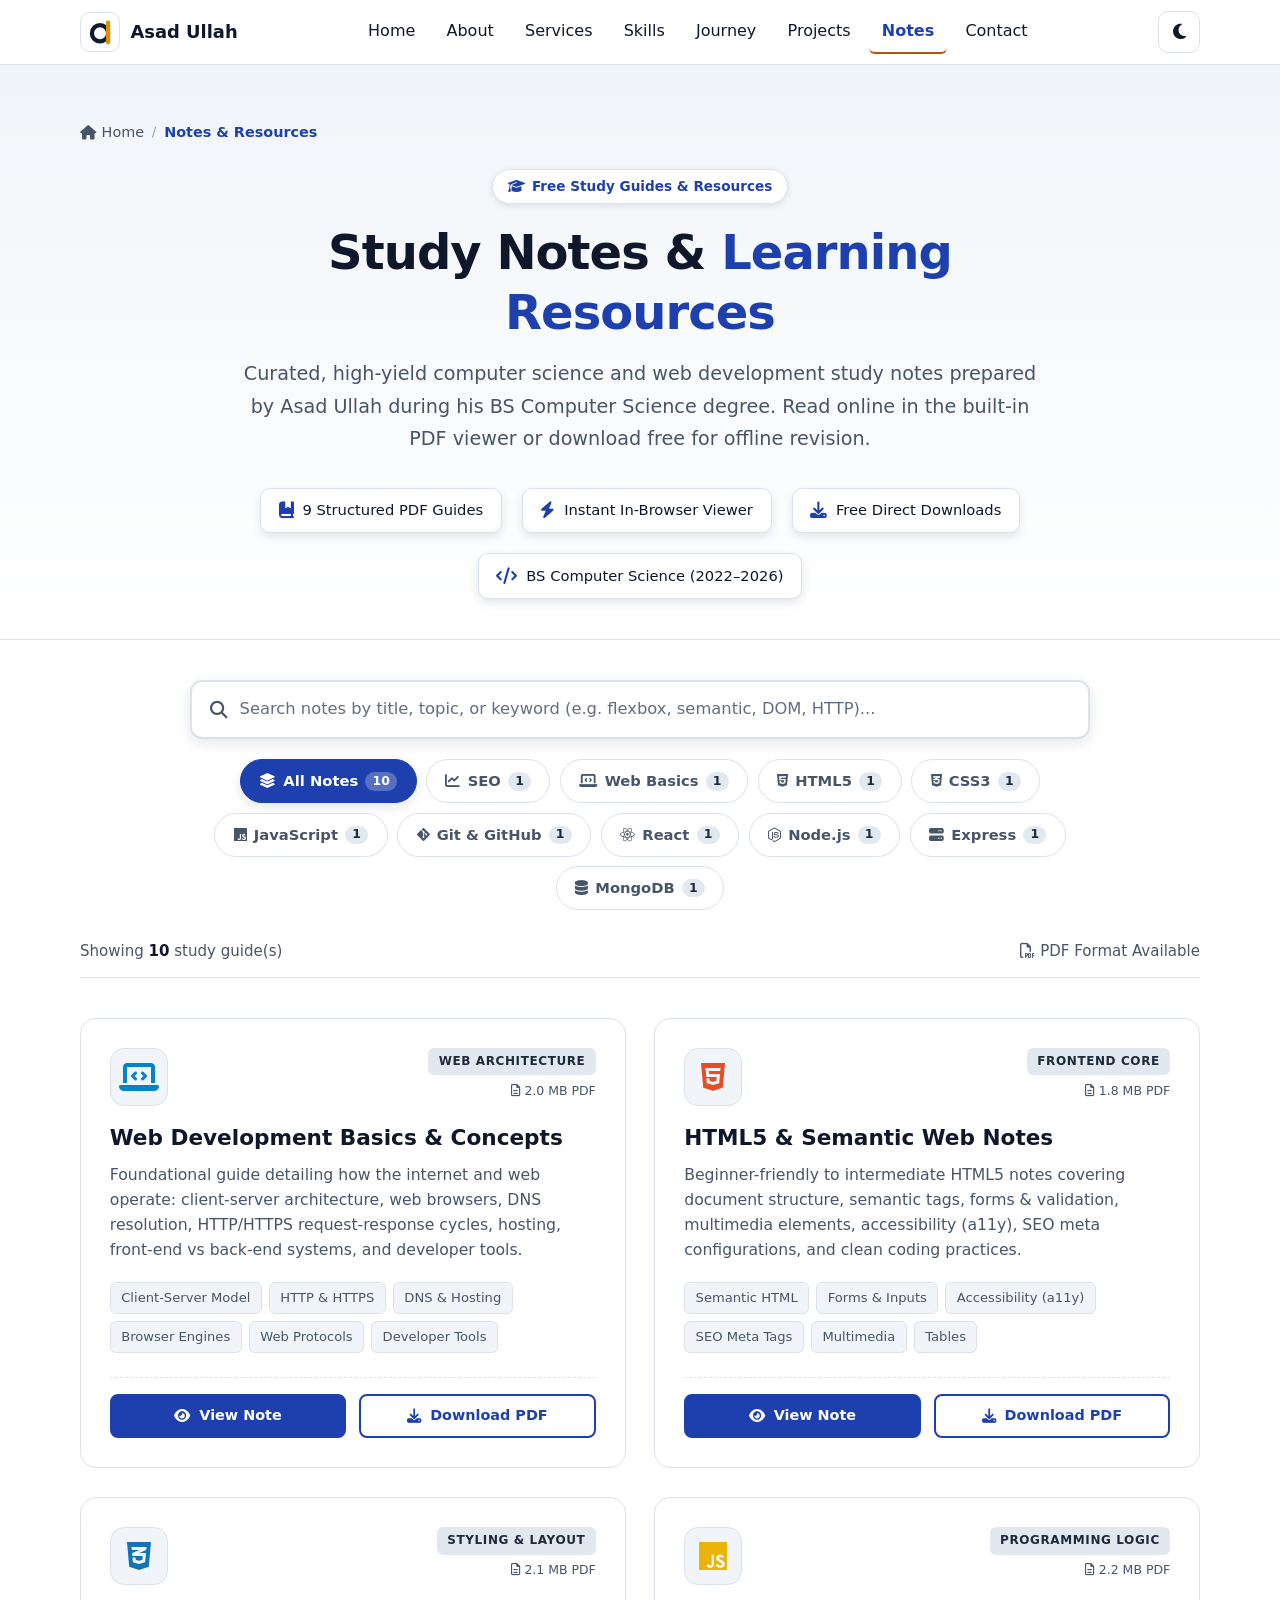
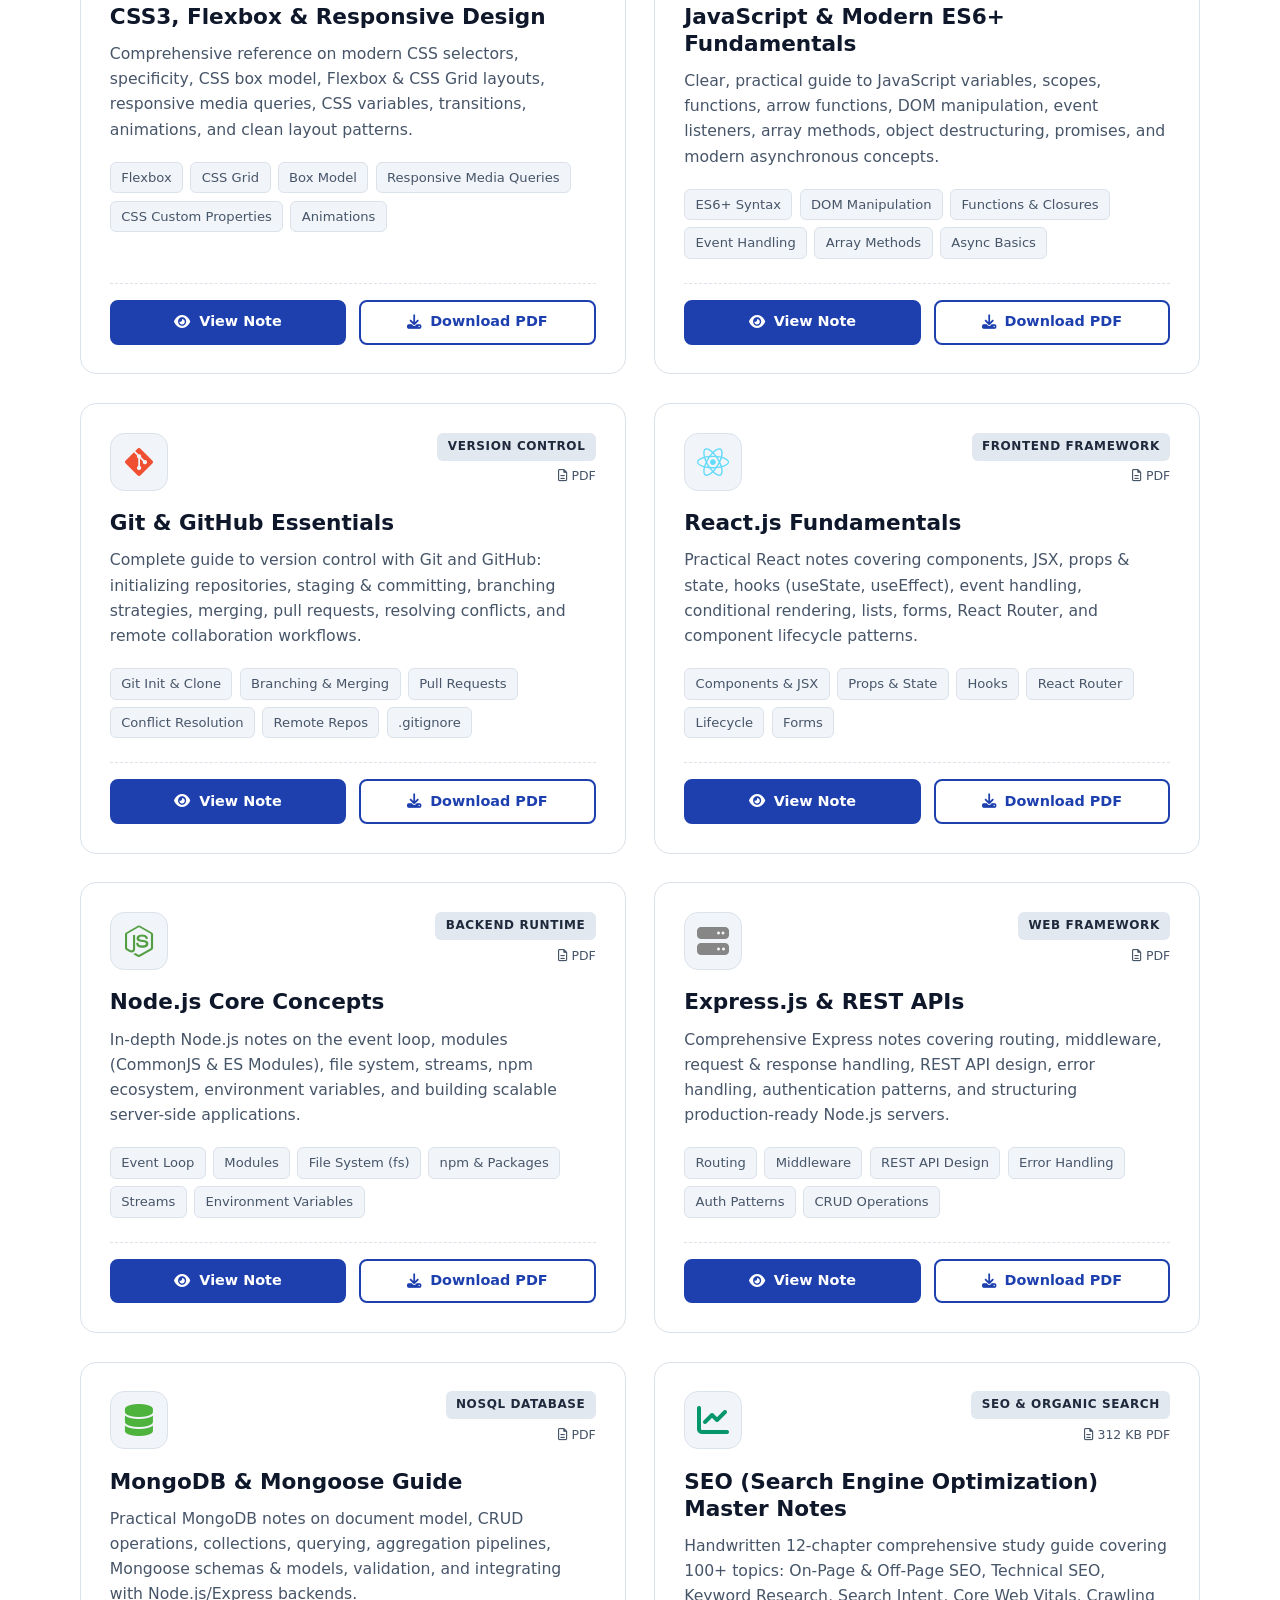
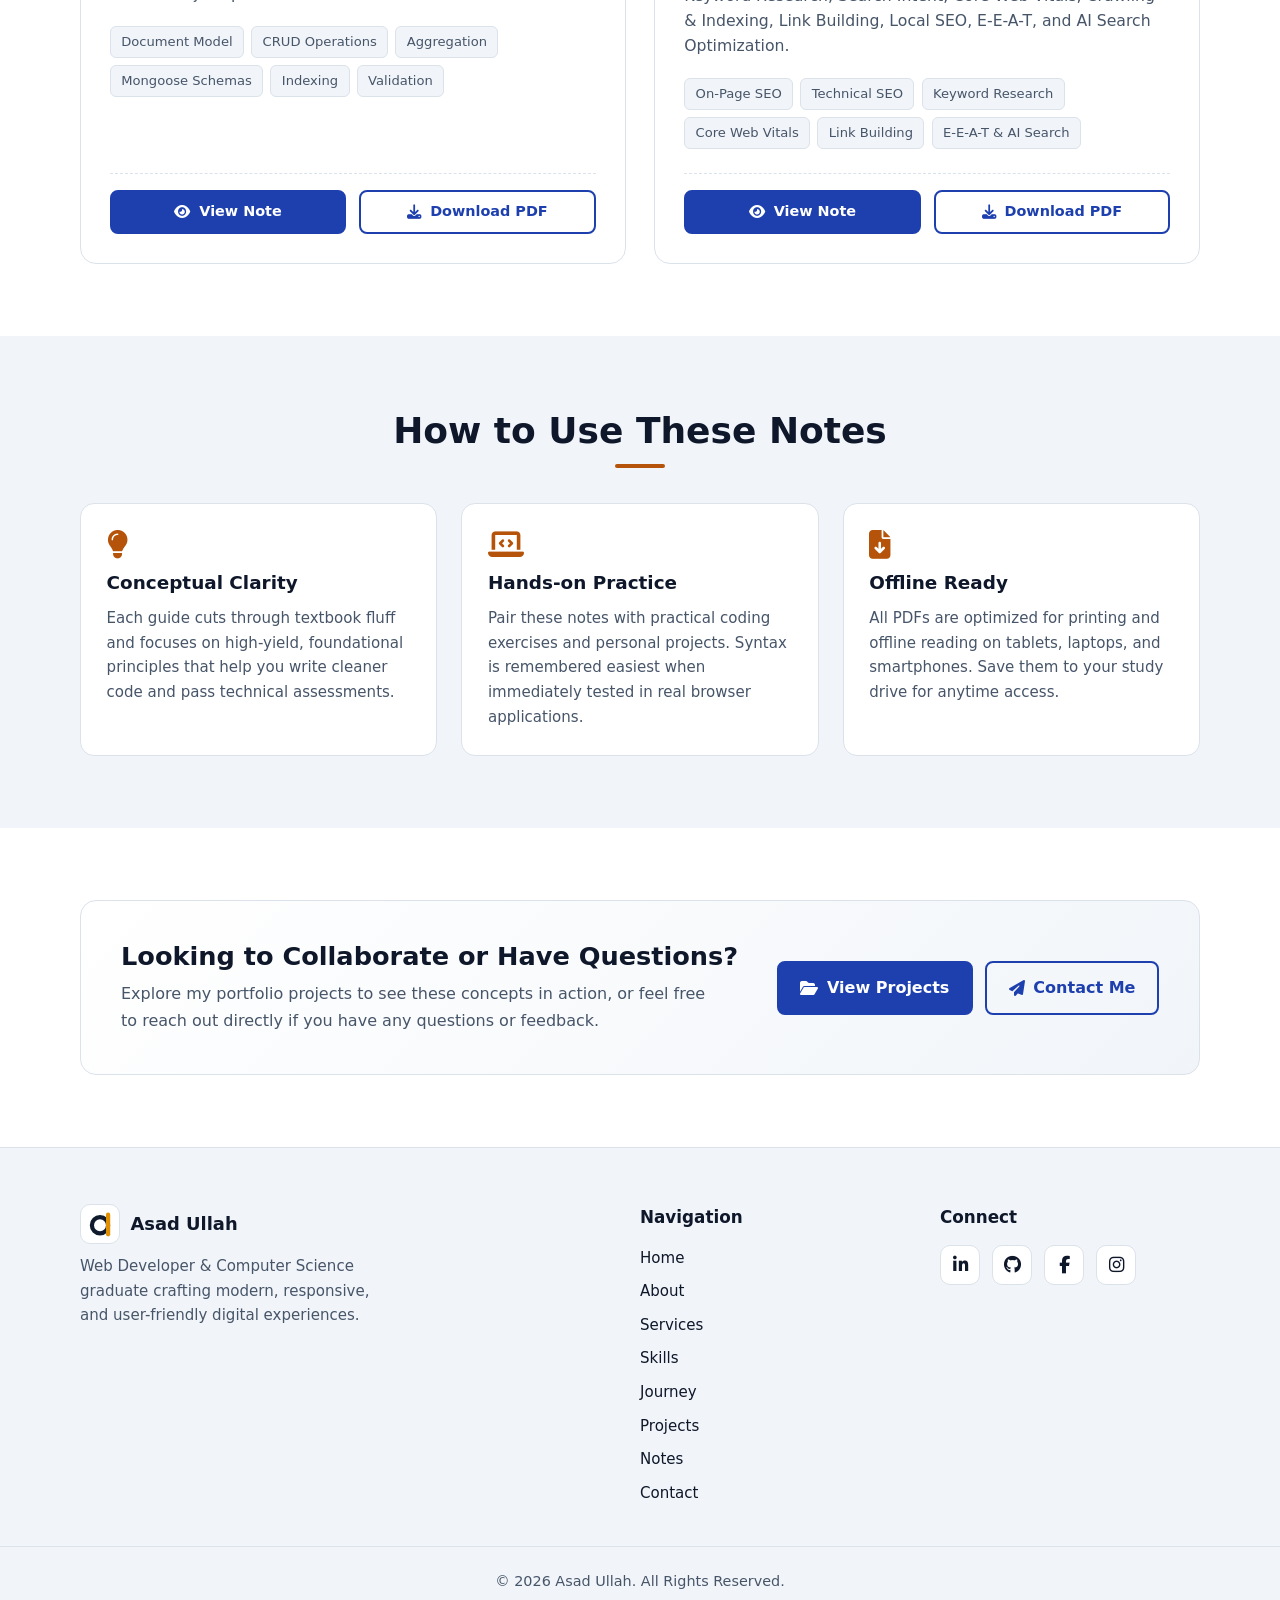
<file: notes.html>
<!doctype html>
<html lang="en">

<head>
  <meta charset="UTF-8" />
  <meta name="viewport" content="width=device-width, initial-scale=1" />
  <title>Study Notes &amp; Learning Resources | Asad Ullah</title>

  <!-- SEO metadata -->
  <meta name="description"
    content="Free study notes and learning resources in Web Development and Computer Science by Asad Ullah. Includes HTML5, CSS3, JavaScript, and Web Architecture PDFs." />
  <meta name="author" content="Asad Ullah" />
  <meta name="theme-color" content="#1e40af" />

  <!-- Open Graph metadata -->
  <meta property="og:type" content="website" />
  <meta property="og:title" content="Study Notes &amp; Learning Resources | Asad Ullah" />
  <meta property="og:url" content="https://asadokz18-portfolio.vercel.app/notes.html" />
  <meta property="og:description"
    content="Download and read curated computer science and web development study notes by Asad Ullah." />
  <meta property="og:image" content="https://asadokz18-portfolio.vercel.app/assets/images/og-preview.jpg" />
  <meta property="og:image:secure_url" content="https://asadokz18-portfolio.vercel.app/assets/images/og-preview.jpg" />
  <meta property="og:image:type" content="image/jpeg" />
  <meta property="og:image:width" content="1200" />
  <meta property="og:image:height" content="630" />
  <meta property="og:image:alt" content="Study Notes &amp; Learning Resources - Asad Ullah" />
  <meta property="og:site_name" content="Asad Ullah Portfolio" />

  <!-- Twitter Card metadata -->
  <meta name="twitter:card" content="summary_large_image" />
  <meta name="twitter:title" content="Study Notes &amp; Learning Resources | Asad Ullah" />
  <meta name="twitter:description"
    content="Download and read curated computer science and web development study notes by Asad Ullah." />
  <meta name="twitter:image" content="https://asadokz18-portfolio.vercel.app/assets/images/og-preview.jpg" />

  <!-- Icon -->
  <link rel="icon" type="image/svg+xml" href="assets/images/logo.svg" />

  <!-- Font Awesome icons -->
  <link rel="stylesheet" href="https://cdnjs.cloudflare.com/ajax/libs/font-awesome/6.5.2/css/all.min.css"
    crossorigin="anonymous" referrerpolicy="no-referrer" />

  <!-- Separated CSS for Notes -->
  <link rel="stylesheet" href="notes.css" />

  <!-- Inline anti-FOUC theme script -->
  <script>
    (function () {
      var root = document.documentElement;
      root.classList.add("js");
      var theme = null;
      try {
        theme = localStorage.getItem("theme");
      } catch (e) { }
      if (!theme) {
        theme = window.matchMedia("(prefers-color-scheme: dark)").matches
          ? "dark"
          : "light";
      }
      root.setAttribute("data-theme", theme);
    })();
  </script>

  <!-- Separated JavaScript for Notes -->
  <script src="notes.js" defer></script>
</head>

<body>
  <a class="skip-link" href="#main">Skip to main content</a>

  <!-- Header / Navigation -->
  <header class="site-header" id="top">
    <div class="container header-inner">
      <a class="brand" href="index.html#home" aria-label="Asad Ullah - Home">
        <span class="brand-logo">
          <img src="assets/images/logo.svg" alt="asadokz18 logo" width="28" height="32" />
        </span>
        <span class="brand-name">Asad Ullah</span>
      </a>

      <nav id="site-nav" class="site-nav" aria-label="Main navigation">
        <ul>
          <li><a href="index.html#home">Home</a></li>
          <li><a href="index.html#about">About</a></li>
          <li><a href="index.html#services">Services</a></li>
          <li><a href="index.html#skills">Skills</a></li>
          <li><a href="index.html#journey">Journey</a></li>
          <li><a href="index.html#projects">Projects</a></li>
          <li><a href="notes.html" class="active" aria-current="page">Notes</a></li>
          <li><a href="index.html#contact">Contact</a></li>
        </ul>
      </nav>

      <div class="header-actions">
        <button class="icon-btn" id="theme-toggle" type="button" aria-label="Switch to dark mode">
          <i class="fa-solid fa-moon icon-moon" aria-hidden="true"></i>
          <i class="fa-solid fa-sun icon-sun" aria-hidden="true"></i>
        </button>
        <button class="icon-btn menu-toggle" id="menu-toggle" type="button" aria-label="Open menu" aria-expanded="false"
          aria-controls="site-nav">
          <span class="bar"></span><span class="bar"></span><span class="bar"></span>
        </button>
      </div>
    </div>
  </header>

  <main id="main">
    <!-- Hero / Banner Section -->
    <section class="notes-hero" id="notes-hero">
      <div class="container">
        <nav class="breadcrumb" aria-label="Breadcrumb">
          <a href="index.html#home"><i class="fa-solid fa-house" aria-hidden="true"></i> Home</a>
          <span class="sep" aria-hidden="true">/</span>
          <span class="current" aria-current="page">Notes &amp; Resources</span>
        </nav>

        <div class="notes-hero-content">
          <div class="notes-hero-badge">
            <i class="fa-solid fa-graduation-cap" aria-hidden="true"></i> Free Study Guides &amp; Resources
          </div>
          <h1 class="notes-hero-title">Study Notes &amp; <span>Learning Resources</span></h1>
          <p class="notes-hero-subtitle">
            Curated, high-yield computer science and web development study notes prepared by Asad Ullah during his BS
            Computer Science degree. Read online in the built-in PDF viewer or download free for offline revision.
          </p>

          <div class="notes-stats-row">
            <div class="stat-pill">
              <i class="fa-solid fa-book-bookmark" aria-hidden="true"></i>
              <span>9 Structured PDF Guides</span>
            </div>
            <div class="stat-pill">
              <i class="fa-solid fa-bolt" aria-hidden="true"></i>
              <span>Instant In-Browser Viewer</span>
            </div>
            <div class="stat-pill">
              <i class="fa-solid fa-download" aria-hidden="true"></i>
              <span>Free Direct Downloads</span>
            </div>
            <div class="stat-pill">
              <i class="fa-solid fa-code" aria-hidden="true"></i>
              <span>BS Computer Science (2022–2026)</span>
            </div>
          </div>
        </div>
      </div>
    </section>

    <!-- Search & Filter Controls -->
    <section class="controls-section" aria-label="Search and filter notes">
      <div class="container">
        <div class="controls-wrapper">
          <div class="note-search-wrapper">
            <i class="fa-solid fa-magnifying-glass search-icon" aria-hidden="true"></i>
            <input type="search" id="notes-search" class="note-search-input"
              placeholder="Search notes by title, topic, or keyword (e.g. flexbox, semantic, DOM, HTTP)..."
              aria-label="Search notes" autocomplete="off" />
            <button type="button" id="clear-search" class="clear-search-btn" aria-label="Clear search input">
              <i class="fa-solid fa-xmark" aria-hidden="true"></i>
            </button>
          </div>

          <div class="notes-filter-bar" role="toolbar" aria-label="Filter notes by category">
            <button type="button" class="filter-btn active" data-category="all">
              <i class="fa-solid fa-layer-group" aria-hidden="true"></i> All Notes
              <span class="filter-count">10</span>
            </button>
            <button type="button" class="filter-btn" data-category="seo">
              <i class="fa-solid fa-chart-line" aria-hidden="true"></i> SEO
              <span class="filter-count">1</span>
            </button>
            <button type="button" class="filter-btn" data-category="web-basics">
              <i class="fa-solid fa-laptop-code" aria-hidden="true"></i> Web Basics
              <span class="filter-count">1</span>
            </button>
            <button type="button" class="filter-btn" data-category="html">
              <i class="fa-brands fa-html5" aria-hidden="true"></i> HTML5
              <span class="filter-count">1</span>
            </button>
            <button type="button" class="filter-btn" data-category="css">
              <i class="fa-brands fa-css3-alt" aria-hidden="true"></i> CSS3
              <span class="filter-count">1</span>
            </button>
            <button type="button" class="filter-btn" data-category="javascript">
              <i class="fa-brands fa-js" aria-hidden="true"></i> JavaScript
              <span class="filter-count">1</span>
            </button>
            <button type="button" class="filter-btn" data-category="git">
              <i class="fa-brands fa-git-alt" aria-hidden="true"></i> Git &amp; GitHub
              <span class="filter-count">1</span>
            </button>
            <button type="button" class="filter-btn" data-category="react">
              <i class="fa-brands fa-react" aria-hidden="true"></i> React
              <span class="filter-count">1</span>
            </button>
            <button type="button" class="filter-btn" data-category="nodejs">
              <i class="fa-brands fa-node-js" aria-hidden="true"></i> Node.js
              <span class="filter-count">1</span>
            </button>
            <button type="button" class="filter-btn" data-category="express">
              <i class="fa-solid fa-server" aria-hidden="true"></i> Express
              <span class="filter-count">1</span>
            </button>
            <button type="button" class="filter-btn" data-category="mongodb">
              <i class="fa-solid fa-database" aria-hidden="true"></i> MongoDB
              <span class="filter-count">1</span>
            </button>
          </div>
        </div>

        <div class="notes-meta-bar">
          <div class="notes-count">
            Showing <strong id="notes-count-num">10</strong> study guide(s)
          </div>
          <div>
            <i class="fa-regular fa-file-pdf" aria-hidden="true"></i> PDF Format Available
          </div>
        </div>
      </div>
    </section>

    <!-- Notes Cards Grid -->
    <section class="notes-main-section" aria-label="Available study notes">
      <div class="container">
        <div class="notes-grid" id="notes-grid">

          <!-- Note 1: Web Development Basics -->
          <article class="card note-card reveal" data-category="web-basics">
            <div class="note-card-top">
              <div class="note-icon-box icon-web">
                <i class="fa-solid fa-laptop-code" aria-hidden="true"></i>
              </div>
              <div class="note-badges-wrapper">
                <span class="note-category-badge">Web Architecture</span>
                <span class="note-filesize-badge">
                  <i class="fa-regular fa-file-lines" aria-hidden="true"></i> 2.0 MB PDF
                </span>
              </div>
            </div>

            <h2 class="note-title">Web Development Basics &amp; Concepts</h2>
            <p class="note-description">
              Foundational guide detailing how the internet and web operate: client-server architecture, web browsers,
              DNS resolution, HTTP/HTTPS request-response cycles, hosting, front-end vs back-end systems, and developer
              tools.
            </p>

            <div class="note-topics" aria-label="Key topics covered">
              <span class="topic-tag">Client-Server Model</span>
              <span class="topic-tag">HTTP &amp; HTTPS</span>
              <span class="topic-tag">DNS &amp; Hosting</span>
              <span class="topic-tag">Browser Engines</span>
              <span class="topic-tag">Web Protocols</span>
              <span class="topic-tag">Developer Tools</span>
            </div>

            <div class="note-card-actions">
              <button class="btn btn-primary btn-sm" type="button"
                data-note-src="assets/notes/Web-Development-basic-Notes.pdf"
                data-note-title="Web Development Basics Notes">
                <i class="fa-solid fa-eye" aria-hidden="true"></i>View Note
              </button>
              <a class="btn btn-outline btn-sm" href="assets/notes/Web-Development-basic-Notes.pdf"
                download="Web-Development-basic-Notes.pdf">
                <i class="fa-solid fa-download" aria-hidden="true"></i>Download PDF
              </a>
            </div>
          </article>


          <!-- Note 2: HTML5 -->
          <article class="card note-card reveal" data-category="html">
            <div class="note-card-top">
              <div class="note-icon-box icon-html">
                <i class="fa-brands fa-html5" aria-hidden="true"></i>
              </div>
              <div class="note-badges-wrapper">
                <span class="note-category-badge">Frontend Core</span>
                <span class="note-filesize-badge">
                  <i class="fa-regular fa-file-lines" aria-hidden="true"></i> 1.8 MB PDF
                </span>
              </div>
            </div>

            <h2 class="note-title">HTML5 &amp; Semantic Web Notes</h2>
            <p class="note-description">
              Beginner-friendly to intermediate HTML5 notes covering document structure, semantic tags, forms &amp;
              validation, multimedia elements, accessibility (a11y), SEO meta configurations, and clean coding
              practices.
            </p>

            <div class="note-topics" aria-label="Key topics covered">
              <span class="topic-tag">Semantic HTML</span>
              <span class="topic-tag">Forms &amp; Inputs</span>
              <span class="topic-tag">Accessibility (a11y)</span>
              <span class="topic-tag">SEO Meta Tags</span>
              <span class="topic-tag">Multimedia</span>
              <span class="topic-tag">Tables</span>
            </div>

            <div class="note-card-actions">
              <button class="btn btn-primary btn-sm" type="button" data-note-src="assets/notes/HTML-Notes.pdf"
                data-note-title="HTML5 &amp; Semantic Web Notes">
                <i class="fa-solid fa-eye" aria-hidden="true"></i>View Note
              </button>
              <a class="btn btn-outline btn-sm" href="assets/notes/HTML-Notes.pdf" download="HTML-Notes.pdf">
                <i class="fa-solid fa-download" aria-hidden="true"></i>Download PDF
              </a>
            </div>
          </article>

          <!-- Note 3: CSS3 -->
          <article class="card note-card reveal" data-category="css">
            <div class="note-card-top">
              <div class="note-icon-box icon-css">
                <i class="fa-brands fa-css3-alt" aria-hidden="true"></i>
              </div>
              <div class="note-badges-wrapper">
                <span class="note-category-badge">Styling &amp; Layout</span>
                <span class="note-filesize-badge">
                  <i class="fa-regular fa-file-lines" aria-hidden="true"></i> 2.1 MB PDF
                </span>
              </div>
            </div>

            <h2 class="note-title">CSS3, Flexbox &amp; Responsive Design</h2>
            <p class="note-description">
              Comprehensive reference on modern CSS selectors, specificity, CSS box model, Flexbox &amp; CSS Grid
              layouts, responsive media queries, CSS variables, transitions, animations, and clean layout patterns.
            </p>

            <div class="note-topics" aria-label="Key topics covered">
              <span class="topic-tag">Flexbox</span>
              <span class="topic-tag">CSS Grid</span>
              <span class="topic-tag">Box Model</span>
              <span class="topic-tag">Responsive Media Queries</span>
              <span class="topic-tag">CSS Custom Properties</span>
              <span class="topic-tag">Animations</span>
            </div>

            <div class="note-card-actions">
              <button class="btn btn-primary btn-sm" type="button" data-note-src="assets/notes/CSS-Notes.pdf"
                data-note-title="CSS3 &amp; Responsive Layout Notes">
                <i class="fa-solid fa-eye" aria-hidden="true"></i>View Note
              </button>
              <a class="btn btn-outline btn-sm" href="assets/notes/CSS-Notes.pdf" download="CSS-Notes.pdf">
                <i class="fa-solid fa-download" aria-hidden="true"></i>Download PDF
              </a>
            </div>
          </article>

          <!-- Note 4: JavaScript -->
          <article class="card note-card reveal" data-category="javascript">
            <div class="note-card-top">
              <div class="note-icon-box icon-js">
                <i class="fa-brands fa-js" aria-hidden="true"></i>
              </div>
              <div class="note-badges-wrapper">
                <span class="note-category-badge">Programming Logic</span>
                <span class="note-filesize-badge">
                  <i class="fa-regular fa-file-lines" aria-hidden="true"></i> 2.2 MB PDF
                </span>
              </div>
            </div>

            <h2 class="note-title">JavaScript &amp; Modern ES6+ Fundamentals</h2>
            <p class="note-description">
              Clear, practical guide to JavaScript variables, scopes, functions, arrow functions, DOM manipulation,
              event listeners, array methods, object destructuring, promises, and modern asynchronous concepts.
            </p>

            <div class="note-topics" aria-label="Key topics covered">
              <span class="topic-tag">ES6+ Syntax</span>
              <span class="topic-tag">DOM Manipulation</span>
              <span class="topic-tag">Functions &amp; Closures</span>
              <span class="topic-tag">Event Handling</span>
              <span class="topic-tag">Array Methods</span>
              <span class="topic-tag">Async Basics</span>
            </div>

            <div class="note-card-actions">
              <button class="btn btn-primary btn-sm" type="button" data-note-src="assets/notes/JavaScript-Notes.pdf"
                data-note-title="JavaScript &amp; ES6+ Notes">
                <i class="fa-solid fa-eye" aria-hidden="true"></i>View Note
              </button>
              <a class="btn btn-outline btn-sm" href="assets/notes/JavaScript-Notes.pdf"
                download="JavaScript-Notes.pdf">
                <i class="fa-solid fa-download" aria-hidden="true"></i>Download PDF
              </a>
            </div>
          </article>

          <!-- Note 5: Git & GitHub -->
          <article class="card note-card reveal" data-category="git">
            <div class="note-card-top">
              <div class="note-icon-box icon-git">
                <i class="fa-brands fa-git-alt" aria-hidden="true"></i>
              </div>
              <div class="note-badges-wrapper">
                <span class="note-category-badge">Version Control</span>
                <span class="note-filesize-badge">
                  <i class="fa-regular fa-file-lines" aria-hidden="true"></i> PDF
                </span>
              </div>
            </div>

            <h2 class="note-title">Git &amp; GitHub Essentials</h2>
            <p class="note-description">
              Complete guide to version control with Git and GitHub: initializing repositories, staging &amp;
              committing,
              branching strategies, merging, pull requests, resolving conflicts, and remote collaboration workflows.
            </p>

            <div class="note-topics" aria-label="Key topics covered">
              <span class="topic-tag">Git Init &amp; Clone</span>
              <span class="topic-tag">Branching &amp; Merging</span>
              <span class="topic-tag">Pull Requests</span>
              <span class="topic-tag">Conflict Resolution</span>
              <span class="topic-tag">Remote Repos</span>
              <span class="topic-tag">.gitignore</span>
            </div>

            <div class="note-card-actions">
              <button class="btn btn-primary btn-sm" type="button" data-note-src="assets/notes/Git-GitHub-Notes.pdf"
                data-note-title="Git &amp; GitHub Notes">
                <i class="fa-solid fa-eye" aria-hidden="true"></i>View Note
              </button>
              <a class="btn btn-outline btn-sm" href="assets/notes/Git-GitHub-Notes.pdf"
                download="Git-GitHub-Notes.pdf">
                <i class="fa-solid fa-download" aria-hidden="true"></i>Download PDF
              </a>
            </div>
          </article>

          <!-- Note 6: React -->
          <article class="card note-card reveal" data-category="react">
            <div class="note-card-top">
              <div class="note-icon-box icon-react">
                <i class="fa-brands fa-react" aria-hidden="true"></i>
              </div>
              <div class="note-badges-wrapper">
                <span class="note-category-badge">Frontend Framework</span>
                <span class="note-filesize-badge">
                  <i class="fa-regular fa-file-lines" aria-hidden="true"></i> PDF
                </span>
              </div>
            </div>

            <h2 class="note-title">React.js Fundamentals</h2>
            <p class="note-description">
              Practical React notes covering components, JSX, props &amp; state, hooks (useState, useEffect),
              event handling, conditional rendering, lists, forms, React Router, and component lifecycle patterns.
            </p>

            <div class="note-topics" aria-label="Key topics covered">
              <span class="topic-tag">Components &amp; JSX</span>
              <span class="topic-tag">Props &amp; State</span>
              <span class="topic-tag">Hooks</span>
              <span class="topic-tag">React Router</span>
              <span class="topic-tag">Lifecycle</span>
              <span class="topic-tag">Forms</span>
            </div>

            <div class="note-card-actions">
              <button class="btn btn-primary btn-sm" type="button" data-note-src="assets/notes/React-Notes.pdf"
                data-note-title="React.js Notes">
                <i class="fa-solid fa-eye" aria-hidden="true"></i>View Note
              </button>
              <a class="btn btn-outline btn-sm" href="assets/notes/React-Notes.pdf" download="React-Notes.pdf">
                <i class="fa-solid fa-download" aria-hidden="true"></i>Download PDF
              </a>
            </div>
          </article>

          <!-- Note 7: Node.js -->
          <article class="card note-card reveal" data-category="nodejs">
            <div class="note-card-top">
              <div class="note-icon-box icon-node">
                <i class="fa-brands fa-node-js" aria-hidden="true"></i>
              </div>
              <div class="note-badges-wrapper">
                <span class="note-category-badge">Backend Runtime</span>
                <span class="note-filesize-badge">
                  <i class="fa-regular fa-file-lines" aria-hidden="true"></i> PDF
                </span>
              </div>
            </div>

            <h2 class="note-title">Node.js Core Concepts</h2>
            <p class="note-description">
              In-depth Node.js notes on the event loop, modules (CommonJS &amp; ES Modules), file system, streams,
              npm ecosystem, environment variables, and building scalable server-side applications.
            </p>

            <div class="note-topics" aria-label="Key topics covered">
              <span class="topic-tag">Event Loop</span>
              <span class="topic-tag">Modules</span>
              <span class="topic-tag">File System (fs)</span>
              <span class="topic-tag">npm &amp; Packages</span>
              <span class="topic-tag">Streams</span>
              <span class="topic-tag">Environment Variables</span>
            </div>

            <div class="note-card-actions">
              <button class="btn btn-primary btn-sm" type="button" data-note-src="assets/notes/NodeJS-Notes.pdf"
                data-note-title="Node.js Notes">
                <i class="fa-solid fa-eye" aria-hidden="true"></i>View Note
              </button>
              <a class="btn btn-outline btn-sm" href="assets/notes/NodeJS-Notes.pdf" download="NodeJS-Notes.pdf">
                <i class="fa-solid fa-download" aria-hidden="true"></i>Download PDF
              </a>
            </div>
          </article>

          <!-- Note 8: Express -->
          <article class="card note-card reveal" data-category="express">
            <div class="note-card-top">
              <div class="note-icon-box icon-express">
                <i class="fa-solid fa-server" aria-hidden="true"></i>
              </div>
              <div class="note-badges-wrapper">
                <span class="note-category-badge">Web Framework</span>
                <span class="note-filesize-badge">
                  <i class="fa-regular fa-file-lines" aria-hidden="true"></i> PDF
                </span>
              </div>
            </div>

            <h2 class="note-title">Express.js &amp; REST APIs</h2>
            <p class="note-description">
              Comprehensive Express notes covering routing, middleware, request &amp; response handling, REST API
              design,
              error handling, authentication patterns, and structuring production-ready Node.js servers.
            </p>

            <div class="note-topics" aria-label="Key topics covered">
              <span class="topic-tag">Routing</span>
              <span class="topic-tag">Middleware</span>
              <span class="topic-tag">REST API Design</span>
              <span class="topic-tag">Error Handling</span>
              <span class="topic-tag">Auth Patterns</span>
              <span class="topic-tag">CRUD Operations</span>
            </div>

            <div class="note-card-actions">
              <button class="btn btn-primary btn-sm" type="button" data-note-src="assets/notes/Express-Notes.pdf"
                data-note-title="Express.js Notes">
                <i class="fa-solid fa-eye" aria-hidden="true"></i>View Note
              </button>
              <a class="btn btn-outline btn-sm" href="assets/notes/Express-Notes.pdf" download="Express-Notes.pdf">
                <i class="fa-solid fa-download" aria-hidden="true"></i>Download PDF
              </a>
            </div>
          </article>

          <!-- Note 9: MongoDB -->
          <article class="card note-card reveal" data-category="mongodb">
            <div class="note-card-top">
              <div class="note-icon-box icon-mongo">
                <i class="fa-solid fa-database" aria-hidden="true"></i>
              </div>
              <div class="note-badges-wrapper">
                <span class="note-category-badge">NoSQL Database</span>
                <span class="note-filesize-badge">
                  <i class="fa-regular fa-file-lines" aria-hidden="true"></i> PDF
                </span>
              </div>
            </div>

            <h2 class="note-title">MongoDB &amp; Mongoose Guide</h2>
            <p class="note-description">
              Practical MongoDB notes on document model, CRUD operations, collections, querying, aggregation pipelines,
              Mongoose schemas &amp; models, validation, and integrating with Node.js/Express backends.
            </p>

            <div class="note-topics" aria-label="Key topics covered">
              <span class="topic-tag">Document Model</span>
              <span class="topic-tag">CRUD Operations</span>
              <span class="topic-tag">Aggregation</span>
              <span class="topic-tag">Mongoose Schemas</span>
              <span class="topic-tag">Indexing</span>
              <span class="topic-tag">Validation</span>
            </div>

            <div class="note-card-actions">
              <button class="btn btn-primary btn-sm" type="button" data-note-src="assets/notes/MongoDB-Notes.pdf"
                data-note-title="MongoDB Notes">
                <i class="fa-solid fa-eye" aria-hidden="true"></i>View Note
              </button>
              <a class="btn btn-outline btn-sm" href="assets/notes/MongoDB-Notes.pdf" download="MongoDB-Notes.pdf">
                <i class="fa-solid fa-download" aria-hidden="true"></i>Download PDF
              </a>
            </div>
          </article>

          <!-- Note 10: Search Engine Optimization (SEO) -->
          <article class="card note-card reveal" data-category="seo">
            <div class="note-card-top">
              <div class="note-icon-box icon-seo">
                <i class="fa-solid fa-chart-line" aria-hidden="true"></i>
              </div>
              <div class="note-badges-wrapper">
                <span class="note-category-badge">SEO &amp; Organic Search</span>
                <span class="note-filesize-badge">
                  <i class="fa-regular fa-file-lines" aria-hidden="true"></i> 312 KB PDF
                </span>
              </div>
            </div>

            <h2 class="note-title">SEO (Search Engine Optimization) Master Notes</h2>
            <p class="note-description">
              Handwritten 12-chapter comprehensive study guide covering 100+ topics: On-Page &amp; Off-Page SEO, Technical SEO, Keyword Research, Search Intent, Core Web Vitals, Crawling &amp; Indexing, Link Building, Local SEO, E-E-A-T, and AI Search Optimization.
            </p>

            <div class="note-topics" aria-label="Key topics covered">
              <span class="topic-tag">On-Page SEO</span>
              <span class="topic-tag">Technical SEO</span>
              <span class="topic-tag">Keyword Research</span>
              <span class="topic-tag">Core Web Vitals</span>
              <span class="topic-tag">Link Building</span>
              <span class="topic-tag">E-E-A-T &amp; AI Search</span>
            </div>

            <div class="note-card-actions">
              <button class="btn btn-primary btn-sm" type="button" data-note-src="assets/notes/SEO-Notes.pdf"
                data-note-title="SEO (Search Engine Optimization) Master Notes">
                <i class="fa-solid fa-eye" aria-hidden="true"></i>View Note
              </button>
              <a class="btn btn-outline btn-sm" href="assets/notes/SEO-Notes.pdf" download="SEO-Notes.pdf">
                <i class="fa-solid fa-download" aria-hidden="true"></i>Download PDF
              </a>
            </div>
          </article>

        </div>

        <!-- Empty search results state -->
        <div class="notes-empty-state" id="notes-empty-state">
          <div class="empty-icon">
            <i class="fa-regular fa-folder-open" aria-hidden="true"></i>
          </div>
          <h2 class="empty-title">No matching notes found</h2>
          <p class="empty-desc">
            We couldn't find any study notes matching your query. Try searching with different keywords or reset the
            category filter.
          </p>
          <button type="button" class="btn btn-primary" id="reset-filter-btn">
            <i class="fa-solid fa-rotate-left" aria-hidden="true"></i>Reset All Filters
          </button>
        </div>
      </div>
    </section>

    <!-- Study Tips & Guide Highlights -->
    <section class="section section-alt reveal" aria-labelledby="tips-title">
      <div class="container">
        <h2 id="tips-title" class="section-title">How to Use These Notes</h2>
        <div class="tips-grid">
          <div class="card tip-card">
            <i class="fa-solid fa-lightbulb tip-icon" aria-hidden="true"></i>
            <h3>Conceptual Clarity</h3>
            <p>
              Each guide cuts through textbook fluff and focuses on high-yield, foundational principles that help you
              write cleaner code and pass technical assessments.
            </p>
          </div>

          <div class="card tip-card">
            <i class="fa-solid fa-laptop-code tip-icon" aria-hidden="true"></i>
            <h3>Hands-on Practice</h3>
            <p>
              Pair these notes with practical coding exercises and personal projects. Syntax is remembered easiest when
              immediately tested in real browser applications.
            </p>
          </div>

          <div class="card tip-card">
            <i class="fa-solid fa-file-arrow-down tip-icon" aria-hidden="true"></i>
            <h3>Offline Ready</h3>
            <p>
              All PDFs are optimized for printing and offline reading on tablets, laptops, and smartphones. Save them to
              your study drive for anytime access.
            </p>
          </div>
        </div>
      </div>
    </section>

    <!-- Call to action card -->
    <section class="section reveal" aria-label="Portfolio and contact call to action">
      <div class="container">
        <div class="notes-cta-card">
          <div class="cta-text">
            <h2>Looking to Collaborate or Have Questions?</h2>
            <p>
              Explore my portfolio projects to see these concepts in action, or feel free to reach out directly if you
              have any questions or feedback.
            </p>
          </div>
          <div class="btn-row">
            <a class="btn btn-primary" href="index.html#projects">
              <i class="fa-solid fa-folder-open" aria-hidden="true"></i>View Projects
            </a>
            <a class="btn btn-outline" href="index.html#contact">
              <i class="fa-solid fa-paper-plane" aria-hidden="true"></i>Contact Me
            </a>
          </div>
        </div>
      </div>
    </section>
  </main>

  <!-- Footer -->
  <footer class="site-footer">
    <div class="container footer-grid">
      <div class="footer-brand">
        <a class="brand" href="index.html#home" aria-label="Asad Ullah - Home">
          <span class="brand-logo">
            <img src="assets/images/logo.svg" alt="asadokz18 logo" width="28" height="32" />
          </span>
          <span class="brand-name">Asad Ullah</span>
        </a>
        <p>Web Developer &amp; Computer Science graduate crafting modern, responsive, and user-friendly digital
          experiences.</p>
      </div>

      <div>
        <p class="footer-title">Navigation</p>
        <ul class="footer-links">
          <li><a href="index.html#home">Home</a></li>
          <li><a href="index.html#about">About</a></li>
          <li><a href="index.html#services">Services</a></li>
          <li><a href="index.html#skills">Skills</a></li>
          <li><a href="index.html#journey">Journey</a></li>
          <li><a href="index.html#projects">Projects</a></li>
          <li><a href="notes.html">Notes</a></li>
          <li><a href="index.html#contact">Contact</a></li>
        </ul>
      </div>

      <div>
        <p class="footer-title">Connect</p>
        <ul class="social-list" aria-label="Social media links">
          <li>
            <a href="https://linkedin.com/in/asadokz18" target="_blank" rel="noopener noreferrer"
              aria-label="Asad Ullah on LinkedIn (opens in a new tab)">
              <i class="fa-brands fa-linkedin-in" aria-hidden="true"></i>
            </a>
          </li>
          <li>
            <a href="https://github.com/asadokz18" target="_blank" rel="noopener noreferrer"
              aria-label="Asad Ullah on GitHub (opens in a new tab)">
              <i class="fa-brands fa-github" aria-hidden="true"></i>
            </a>
          </li>
          <li>
            <a href="https://facebook.com/asadokz18" target="_blank" rel="noopener noreferrer"
              aria-label="Asad Ullah on Facebook (opens in a new tab)">
              <i class="fa-brands fa-facebook-f" aria-hidden="true"></i>
            </a>
          </li>
          <li>
            <a href="https://instagram.com/asadokz18" target="_blank" rel="noopener noreferrer"
              aria-label="Asad Ullah on Instagram (opens in a new tab)">
              <i class="fa-brands fa-instagram" aria-hidden="true"></i>
            </a>
          </li>
        </ul>
      </div>
    </div>
    <p class="copyright">&copy; <span id="year">2026</span> Asad Ullah. All Rights Reserved.</p>
  </footer>

  <!-- Back-to-top button -->
  <button class="to-top" id="to-top" type="button" aria-label="Back to top" hidden>
    <i class="fa-solid fa-arrow-up" aria-hidden="true"></i>
  </button>

  <!-- Note viewer modal (Native <dialog>) -->
  <dialog id="note-modal" class="note-modal" aria-labelledby="note-modal-title">
    <div class="modal-head">
      <h2 id="note-modal-title">
        <i class="fa-regular fa-file-pdf" aria-hidden="true"></i> Note Viewer
      </h2>
      <button class="icon-btn" id="note-close" type="button" aria-label="Close note viewer">
        <i class="fa-solid fa-xmark" aria-hidden="true"></i>
      </button>
    </div>
    <iframe id="note-frame" class="modal-frame" title="Note PDF viewer"></iframe>
    <p class="modal-foot">
      Can't see the PDF?
      <a id="note-fallback" href="#" target="_blank" rel="noopener noreferrer">Open it in a new tab</a>.
    </p>
  </dialog>
</body>

</html>
</file>
<file: notes.css>
/* ==========================================================================
   Asad Ullah | Web Developer - Notes Page Stylesheet
   Separated CSS specifically for notes.html

   Table of contents:
   1. Colors & Variables (Light / Dark)
   2. Reset & Typography
   3. Header & Navigation
   4. Hero / Banner & Breadcrumb
   5. Search & Filter Controls
   6. Notes Grid & Cards
   7. Study Tips & Info Section
   8. Call to Action (CTA) Banner
   9. Footer & Back-to-Top Button
   10. Note Viewer Modal (<dialog>)
   11. Animations & Hover Micro-interactions
   12. Responsive Breakpoints
   ========================================================================== */

/* ==========================================================================
   1. COLORS & CSS VARIABLES
   ========================================================================== */
:root {
  --primary-color: #1e40af;
  --primary-text-color: #ffffff;
  --accent-color: #b45309;
  --background-color: #ffffff;
  --alt-background-color: #f1f5f9;
  --card-color: #ffffff;
  --text-color: #0f172a;
  --muted-text-color: #475569;
  --border-color: #dbe2ea;
  --header-color: rgba(255, 255, 255, 0.92);
  --shadow-color: rgba(15, 23, 42, 0.1);
  --logo-tile-color: #ffffff;
  --tag-bg: #e2e8f0;
  --tag-text: #1e293b;
  --search-bg: #ffffff;
  --html-accent: #e34f26;
  --css-accent: #1572b6;
  --js-accent: #eab308;
  --web-accent: #0284c7;
  --git-accent: #f05032;
  --react-accent: #61dafb;
  --node-accent: #539e43;
  --express-accent: #868686;
  --mongo-accent: #4db33d;
  --seo-accent: #059669;
}

:root[data-theme="dark"] {
  --primary-color: #60a5fa;
  --primary-text-color: #0b1220;
  --accent-color: #fbbf24;
  --background-color: #0b1220;
  --alt-background-color: #111a2e;
  --card-color: #162036;
  --text-color: #e5e9f0;
  --muted-text-color: #a3aec2;
  --border-color: #27344f;
  --header-color: rgba(11, 18, 32, 0.92);
  --shadow-color: rgba(0, 0, 0, 0.45);
  --logo-tile-color: #e5e9f0;
  --tag-bg: #1e293b;
  --tag-text: #cbd5e1;
  --search-bg: #111a2e;
  --html-accent: #ff6e4a;
  --css-accent: #38bdf8;
  --js-accent: #facc15;
  --web-accent: #38bdf8;
  --git-accent: #ff7a5a;
  --react-accent: #7ee8fa;
  --node-accent: #6dd447;
  --express-accent: #b0b0b0;
  --mongo-accent: #6ee86e;
  --seo-accent: #34d399;
}

/* ==========================================================================
   2. RESET & TYPOGRAPHY
   ========================================================================== */
*,
*::before,
*::after {
  box-sizing: border-box;
}

html {
  scroll-behavior: smooth;
  scroll-padding-top: 85px;
  -webkit-text-size-adjust: 100%;
}

body {
  margin: 0;
  font-family: system-ui, -apple-system, "Segoe UI", Roboto, Helvetica, Arial, sans-serif;
  font-size: 1rem;
  line-height: 1.65;
  color: var(--text-color);
  background-color: var(--background-color);
  overflow-x: hidden;
  min-height: 100vh;
  display: flex;
  flex-direction: column;
}

body.no-scroll {
  overflow: hidden;
}

img {
  display: block;
  max-width: 100%;
  height: auto;
}

h1, h2, h3, h4, p, ul, ol, figure {
  margin: 0;
}

ul, ol {
  padding: 0;
  list-style: none;
}

a {
  color: var(--primary-color);
  text-decoration: none;
}

p {
  overflow-wrap: break-word;
}

h1, h2, h3, h4 {
  line-height: 1.25;
}

:focus-visible {
  outline: 3px solid var(--accent-color);
  outline-offset: 3px;
  border-radius: 4px;
}

.skip-link {
  position: absolute;
  left: 1rem;
  top: -4rem;
  padding: 0.6rem 1rem;
  background: var(--primary-color);
  color: var(--primary-text-color);
  border-radius: 6px;
  font-weight: 600;
  z-index: 300;
  transition: top 0.2s ease;
}

.skip-link:focus {
  top: 1rem;
}

/* Transitions on theme toggle */
body,
.site-header,
.card,
.section-alt,
input,
.site-footer,
.btn-outline,
.icon-btn,
.filter-btn,
.note-search-wrapper,
.tag-badge {
  transition:
    background-color 0.3s ease,
    color 0.3s ease,
    border-color 0.3s ease,
    box-shadow 0.3s ease;
}

/* Layout container */
.container {
  width: 100%;
  max-width: 1160px;
  margin: 0 auto;
  padding: 0 1.25rem;
}

.section {
  padding: 4.5rem 0;
}

.section-alt {
  background-color: var(--alt-background-color);
}

.card {
  background-color: var(--card-color);
  border: 1px solid var(--border-color);
  border-radius: 14px;
}

.section-title {
  font-size: clamp(1.7rem, 4vw, 2.25rem);
  text-align: center;
  margin-bottom: 2.2rem;
  font-weight: 700;
}

.section-title::after {
  content: "";
  display: block;
  width: 50px;
  height: 4px;
  margin: 0.7rem auto 0;
  background: var(--accent-color);
  border-radius: 2px;
}

.section-title-left {
  text-align: left;
  margin-bottom: 0.8rem;
}

.section-title-left::after {
  margin-left: 0;
}

/* Common Buttons */
.btn-row {
  display: flex;
  flex-wrap: wrap;
  gap: 0.75rem;
}

.btn {
  position: relative;
  overflow: hidden;
  display: inline-flex;
  align-items: center;
  justify-content: center;
  padding: 0.72rem 1.35rem;
  font: inherit;
  font-weight: 600;
  text-decoration: none;
  border: 2px solid var(--primary-color);
  border-radius: 8px;
  cursor: pointer;
  transition:
    transform 0.25s ease,
    box-shadow 0.25s ease,
    background-color 0.25s ease,
    color 0.25s ease,
    border-color 0.25s ease;
}

.btn i {
  margin-right: 0.55rem;
  flex-shrink: 0;
}

.btn::before {
  content: "";
  position: absolute;
  top: 0;
  left: -120%;
  width: 60%;
  height: 100%;
  background: linear-gradient(
    120deg,
    transparent 0%,
    rgba(255, 255, 255, 0.35) 50%,
    transparent 100%
  );
  transform: skewX(-20deg);
  transition: left 0.6s ease;
  pointer-events: none;
}

.btn:hover::before {
  left: 140%;
}

.btn:hover {
  transform: translateY(-2px);
  box-shadow: 0 6px 16px var(--shadow-color);
}

.btn:active {
  transform: translateY(0);
}

.btn-primary {
  background-color: var(--primary-color);
  color: var(--primary-text-color);
  border-color: var(--primary-color);
}

.btn-primary:hover {
  filter: brightness(1.08);
}

.btn-outline {
  background-color: transparent;
  color: var(--primary-color);
}

.btn-outline:hover {
  background-color: var(--primary-color);
  color: var(--primary-text-color);
}

.btn-sm {
  padding: 0.52rem 0.95rem;
  font-size: 0.9rem;
}

/* ==========================================================================
   3. HEADER & NAVIGATION
   ========================================================================== */
.site-header {
  position: sticky;
  top: 0;
  z-index: 100;
  background-color: var(--header-color);
  -webkit-backdrop-filter: blur(10px);
  backdrop-filter: blur(10px);
  border-bottom: 1px solid var(--border-color);
}

.header-inner {
  display: flex;
  align-items: center;
  justify-content: space-between;
  gap: 1rem;
  min-height: 64px;
}

.brand {
  display: flex;
  align-items: center;
  gap: 0.65rem;
  text-decoration: none;
  color: var(--text-color);
  font-weight: 700;
  font-size: 1.12rem;
}

.brand-logo {
  display: grid;
  place-items: center;
  width: 40px;
  height: 40px;
  background-color: var(--logo-tile-color);
  border: 1px solid var(--border-color);
  border-radius: 10px;
}

.brand-logo img {
  width: 24px;
  height: auto;
}

.site-nav ul {
  display: flex;
  gap: 0.35rem;
}

.site-nav a {
  display: block;
  padding: 0.5rem 0.8rem;
  color: var(--text-color);
  text-decoration: none;
  font-weight: 500;
  border-radius: 6px;
  border-bottom: 2px solid transparent;
  transition:
    color 0.2s ease,
    border-color 0.2s ease;
}

.site-nav a:hover {
  color: var(--primary-color);
}

.site-nav a.active {
  color: var(--primary-color);
  border-bottom-color: var(--accent-color);
  font-weight: 700;
}

.header-actions {
  display: flex;
  align-items: center;
  gap: 0.5rem;
}

.icon-btn {
  display: grid;
  place-items: center;
  width: 42px;
  height: 42px;
  padding: 0;
  font-size: 1.1rem;
  color: var(--text-color);
  background-color: transparent;
  border: 1px solid var(--border-color);
  border-radius: 10px;
  cursor: pointer;
}

.icon-btn:hover {
  background-color: var(--alt-background-color);
}

.icon-sun {
  display: none;
}
:root[data-theme="dark"] .icon-sun {
  display: block;
}
:root[data-theme="dark"] .icon-moon {
  display: none;
}

.menu-toggle {
  display: none;
  position: relative;
}

.menu-toggle .bar {
  position: absolute;
  left: 11px;
  width: 20px;
  height: 2px;
  background-color: currentColor;
  border-radius: 2px;
  transition:
    transform 0.25s ease,
    opacity 0.25s ease;
}

.menu-toggle .bar:nth-child(1) { top: 13px; }
.menu-toggle .bar:nth-child(2) { top: 19px; }
.menu-toggle .bar:nth-child(3) { top: 25px; }

.menu-toggle[aria-expanded="true"] .bar:nth-child(1) {
  transform: translateY(6px) rotate(45deg);
}
.menu-toggle[aria-expanded="true"] .bar:nth-child(2) {
  opacity: 0;
}
.menu-toggle[aria-expanded="true"] .bar:nth-child(3) {
  transform: translateY(-6px) rotate(-45deg);
}

/* ==========================================================================
   4. HERO / BANNER & BREADCRUMB
   ========================================================================== */
.notes-hero {
  position: relative;
  padding: 3.5rem 0 2.5rem;
  background: linear-gradient(
    180deg,
    var(--alt-background-color) 0%,
    var(--background-color) 100%
  );
  border-bottom: 1px solid var(--border-color);
}

.breadcrumb {
  display: flex;
  align-items: center;
  gap: 0.5rem;
  font-size: 0.9rem;
  color: var(--muted-text-color);
  margin-bottom: 1.5rem;
}

.breadcrumb a {
  color: var(--muted-text-color);
  display: inline-flex;
  align-items: center;
  gap: 0.35rem;
  transition: color 0.2s ease;
}

.breadcrumb a:hover {
  color: var(--primary-color);
}

.breadcrumb .sep {
  font-size: 0.75rem;
  opacity: 0.6;
}

.breadcrumb .current {
  color: var(--primary-color);
  font-weight: 600;
}

.notes-hero-content {
  text-align: center;
  max-width: 820px;
  margin: 0 auto;
}

.notes-hero-badge {
  display: inline-flex;
  align-items: center;
  gap: 0.45rem;
  padding: 0.35rem 0.95rem;
  font-size: 0.85rem;
  font-weight: 600;
  color: var(--primary-color);
  background-color: var(--card-color);
  border: 1px solid var(--border-color);
  border-radius: 9999px;
  box-shadow: 0 2px 6px var(--shadow-color);
  margin-bottom: 1.1rem;
}

.notes-hero-title {
  font-size: clamp(2.1rem, 5vw, 3rem);
  font-weight: 800;
  letter-spacing: -0.02em;
  color: var(--text-color);
  margin-bottom: 1rem;
}

.notes-hero-title span {
  color: var(--primary-color);
}

.notes-hero-subtitle {
  font-size: clamp(1.05rem, 2vw, 1.2rem);
  color: var(--muted-text-color);
  line-height: 1.7;
  margin-bottom: 2rem;
}

.notes-stats-row {
  display: flex;
  justify-content: center;
  flex-wrap: wrap;
  gap: 1.25rem;
  margin-top: 1.5rem;
}

.stat-pill {
  display: flex;
  align-items: center;
  gap: 0.55rem;
  padding: 0.6rem 1.1rem;
  background-color: var(--card-color);
  border: 1px solid var(--border-color);
  border-radius: 10px;
  font-size: 0.92rem;
  font-weight: 500;
  box-shadow: 0 4px 10px var(--shadow-color);
}

.stat-pill i {
  color: var(--primary-color);
  font-size: 1.05rem;
}

/* ==========================================================================
   5. SEARCH & FILTER CONTROLS
   ========================================================================== */
.controls-section {
  padding: 2.5rem 0 1rem;
}

.controls-wrapper {
  display: flex;
  flex-direction: column;
  gap: 1.25rem;
  max-width: 900px;
  margin: 0 auto;
}

.note-search-wrapper {
  position: relative;
  display: flex;
  align-items: center;
  background-color: var(--search-bg);
  border: 2px solid var(--border-color);
  border-radius: 12px;
  padding: 0.2rem 0.6rem 0.2rem 1.1rem;
  box-shadow: 0 4px 14px var(--shadow-color);
  transition: border-color 0.25s ease, box-shadow 0.25s ease;
}

.note-search-wrapper:focus-within {
  border-color: var(--primary-color);
  box-shadow: 0 6px 20px var(--shadow-color);
}

.search-icon {
  color: var(--muted-text-color);
  font-size: 1.1rem;
  margin-right: 0.75rem;
}

.note-search-input {
  flex: 1;
  background: transparent;
  border: 0;
  outline: none;
  font: inherit;
  font-size: 1.02rem;
  color: var(--text-color);
  padding: 0.7rem 0;
}

.note-search-input::placeholder {
  color: var(--muted-text-color);
  opacity: 0.85;
}

.clear-search-btn {
  display: none;
  align-items: center;
  justify-content: center;
  width: 32px;
  height: 32px;
  background: var(--tag-bg);
  border: 0;
  border-radius: 50%;
  color: var(--muted-text-color);
  cursor: pointer;
  font-size: 0.85rem;
  transition: background-color 0.2s ease, color 0.2s ease;
}

.clear-search-btn:hover {
  background-color: var(--border-color);
  color: var(--text-color);
}

.clear-search-btn.visible {
  display: flex;
}

/* Filter pills */
.notes-filter-bar {
  display: flex;
  align-items: center;
  justify-content: center;
  flex-wrap: wrap;
  gap: 0.6rem;
}

.filter-btn {
  display: inline-flex;
  align-items: center;
  gap: 0.45rem;
  padding: 0.55rem 1.15rem;
  font: inherit;
  font-size: 0.92rem;
  font-weight: 600;
  color: var(--muted-text-color);
  background-color: var(--card-color);
  border: 1px solid var(--border-color);
  border-radius: 9999px;
  cursor: pointer;
  transition: all 0.2s ease;
}

.filter-btn:hover {
  color: var(--primary-color);
  border-color: var(--primary-color);
  transform: translateY(-1px);
}

.filter-btn.active {
  background-color: var(--primary-color);
  color: var(--primary-text-color);
  border-color: var(--primary-color);
  box-shadow: 0 4px 12px var(--shadow-color);
}

.filter-count {
  display: inline-block;
  padding: 0.1rem 0.45rem;
  font-size: 0.78rem;
  border-radius: 9999px;
  background-color: var(--tag-bg);
  color: var(--tag-text);
  line-height: 1.2;
}

.filter-btn.active .filter-count {
  background-color: rgba(255, 255, 255, 0.25);
  color: var(--primary-text-color);
}

/* Results header & count */
.notes-meta-bar {
  display: flex;
  align-items: center;
  justify-content: space-between;
  margin-top: 1.8rem;
  padding-bottom: 0.8rem;
  border-bottom: 1px solid var(--border-color);
  font-size: 0.94rem;
  color: var(--muted-text-color);
}

.notes-count strong {
  color: var(--text-color);
}

/* ==========================================================================
   6. NOTES GRID & CARDS
   ========================================================================== */
.notes-main-section {
  padding: 1.5rem 0 4.5rem;
}

.notes-grid {
  display: grid;
  grid-template-columns: repeat(2, 1fr);
  gap: 1.8rem;
}

.note-card {
  display: flex;
  flex-direction: column;
  padding: 1.8rem;
  border: 1px solid var(--border-color);
  border-radius: 16px;
  position: relative;
  transition:
    transform 0.28s ease,
    box-shadow 0.28s ease,
    border-color 0.28s ease;
}

.note-card:hover {
  transform: translateY(-5px);
  box-shadow: 0 14px 30px var(--shadow-color);
  border-color: var(--primary-color);
}

/* Card Header */
.note-card-top {
  display: flex;
  align-items: flex-start;
  justify-content: space-between;
  gap: 1rem;
  margin-bottom: 1.2rem;
}

.note-icon-box {
  width: 58px;
  height: 58px;
  border-radius: 14px;
  display: grid;
  place-items: center;
  font-size: 2rem;
  background-color: var(--alt-background-color);
  border: 1px solid var(--border-color);
  transition: transform 0.3s cubic-bezier(0.34, 1.56, 0.64, 1);
  flex-shrink: 0;
}

.note-card:hover .note-icon-box {
  transform: scale(1.1) rotate(-5deg);
}

.icon-html { color: var(--html-accent); }
.icon-css { color: var(--css-accent); }
.icon-js { color: var(--js-accent); }
.icon-web { color: var(--web-accent); }
.icon-git { color: var(--git-accent); }
.icon-react { color: var(--react-accent); }
.icon-node { color: var(--node-accent); }
.icon-express { color: var(--express-accent); }
.icon-mongo { color: var(--mongo-accent); }
.icon-seo { color: var(--seo-accent); }

.note-badges-wrapper {
  display: flex;
  flex-direction: column;
  align-items: flex-end;
  gap: 0.35rem;
}

.note-category-badge {
  font-size: 0.75rem;
  font-weight: 700;
  text-transform: uppercase;
  letter-spacing: 0.05em;
  padding: 0.25rem 0.65rem;
  border-radius: 6px;
  background-color: var(--tag-bg);
  color: var(--tag-text);
}

.note-filesize-badge {
  font-size: 0.78rem;
  color: var(--muted-text-color);
  display: inline-flex;
  align-items: center;
  gap: 0.3rem;
}

/* Card Content */
.note-title {
  font-size: 1.35rem;
  font-weight: 700;
  color: var(--text-color);
  margin-bottom: 0.65rem;
}

.note-description {
  color: var(--muted-text-color);
  font-size: 0.98rem;
  line-height: 1.6;
  margin-bottom: 1.25rem;
}

/* Topic tags / chips */
.note-topics {
  display: flex;
  flex-wrap: wrap;
  gap: 0.45rem;
  margin-bottom: 1.5rem;
}

.topic-tag {
  display: inline-block;
  padding: 0.25rem 0.65rem;
  font-size: 0.82rem;
  font-weight: 500;
  background-color: var(--alt-background-color);
  color: var(--muted-text-color);
  border: 1px solid var(--border-color);
  border-radius: 6px;
}

/* Card Bottom Buttons */
.note-card-actions {
  margin-top: auto;
  padding-top: 1rem;
  border-top: 1px dashed var(--border-color);
  display: flex;
  flex-wrap: wrap;
  gap: 0.8rem;
}

.note-card-actions .btn {
  flex: 1 1 calc(50% - 0.4rem);
}

/* Empty search state */
.notes-empty-state {
  display: none;
  text-align: center;
  padding: 4rem 1.5rem;
  background-color: var(--card-color);
  border: 2px dashed var(--border-color);
  border-radius: 16px;
  margin-top: 1rem;
}

.notes-empty-state.visible {
  display: block;
}

.empty-icon {
  font-size: 3rem;
  color: var(--muted-text-color);
  opacity: 0.6;
  margin-bottom: 1rem;
}

.empty-title {
  font-size: 1.35rem;
  font-weight: 700;
  margin-bottom: 0.5rem;
}

.empty-desc {
  color: var(--muted-text-color);
  max-width: 420px;
  margin: 0 auto 1.5rem;
}

/* ==========================================================================
   7. STUDY TIPS & INFO SECTION
   ========================================================================== */
.tips-grid {
  display: grid;
  grid-template-columns: repeat(3, 1fr);
  gap: 1.5rem;
}

.tip-card {
  padding: 1.6rem;
  display: flex;
  flex-direction: column;
  gap: 0.75rem;
  transition: transform 0.25s ease, box-shadow 0.25s ease;
}

.tip-card:hover {
  transform: translateY(-4px);
  box-shadow: 0 10px 24px var(--shadow-color);
}

.tip-icon {
  font-size: 1.8rem;
  color: var(--accent-color);
}

.tip-card h3 {
  font-size: 1.15rem;
  font-weight: 700;
}

.tip-card p {
  color: var(--muted-text-color);
  font-size: 0.94rem;
}

/* ==========================================================================
   8. CALL TO ACTION (CTA) BANNER
   ========================================================================== */
.notes-cta-card {
  display: flex;
  align-items: center;
  justify-content: space-between;
  gap: 2rem;
  padding: 2.5rem;
  background: linear-gradient(
    135deg,
    var(--card-color) 0%,
    var(--alt-background-color) 100%
  );
  border: 1px solid var(--border-color);
  border-radius: 16px;
}

.cta-text h2 {
  font-size: 1.6rem;
  margin-bottom: 0.5rem;
  color: var(--text-color);
}

.cta-text p {
  color: var(--muted-text-color);
  font-size: 1rem;
  max-width: 600px;
}

/* ==========================================================================
   9. FOOTER & BACK-TO-TOP BUTTON
   ========================================================================== */
.site-footer {
  margin-top: auto;
  padding: 3.5rem 0 2rem;
  background-color: var(--alt-background-color);
  border-top: 1px solid var(--border-color);
}

.footer-grid {
  display: grid;
  grid-template-columns: 2fr 1fr 1fr;
  gap: 2.5rem;
  align-items: start;
}

.footer-brand p {
  margin-top: 0.6rem;
  color: var(--muted-text-color);
  font-size: 0.94rem;
  max-width: 320px;
}

.footer-title {
  font-size: 1.05rem;
  font-weight: 700;
  margin-bottom: 0.8rem;
  color: var(--text-color);
}

.footer-links {
  display: grid;
  gap: 0.45rem;
}

.footer-links a {
  color: var(--text-color);
  font-size: 0.94rem;
  transition: color 0.2s ease;
}

.footer-links a:hover {
  color: var(--primary-color);
  text-decoration: underline;
}

.social-list {
  display: flex;
  gap: 0.75rem;
}

.social-list a {
  display: grid;
  place-items: center;
  width: 40px;
  height: 40px;
  color: var(--text-color);
  background-color: var(--card-color);
  border: 1px solid var(--border-color);
  border-radius: 10px;
  font-size: 1.1rem;
  transition:
    transform 0.2s ease,
    background-color 0.2s ease,
    color 0.2s ease;
}

.social-list a:hover {
  color: var(--primary-color);
  border-color: var(--primary-color);
  transform: translateY(-2px);
}

.copyright {
  margin-top: 2.5rem;
  padding-top: 1.4rem;
  text-align: center;
  font-size: 0.9rem;
  color: var(--muted-text-color);
  border-top: 1px solid var(--border-color);
}

.to-top {
  position: fixed;
  right: 1.5rem;
  bottom: 1.5rem;
  z-index: 90;
  display: grid;
  place-items: center;
  width: 46px;
  height: 46px;
  padding: 0;
  font-size: 1.05rem;
  color: var(--primary-text-color);
  background-color: var(--primary-color);
  border: 0;
  border-radius: 50%;
  box-shadow: 0 6px 16px var(--shadow-color);
  cursor: pointer;
  transition: transform 0.2s ease, opacity 0.2s ease;
}

.to-top:hover {
  transform: translateY(-3px);
}

.to-top[hidden] {
  display: none;
}

/* ==========================================================================
   10. NOTE VIEWER MODAL (<dialog>)
   ========================================================================== */
.note-modal {
  width: min(980px, 94vw);
  height: 90vh;
  max-width: none;
  max-height: none;
  padding: 0;
  color: var(--text-color);
  background-color: var(--card-color);
  border: 1px solid var(--border-color);
  border-radius: 14px;
  box-shadow: 0 24px 60px var(--shadow-color);
}

.note-modal[open] {
  display: flex;
  flex-direction: column;
  animation: modalIn 0.25s ease;
}

.note-modal::backdrop {
  background: rgba(2, 6, 23, 0.7);
  -webkit-backdrop-filter: blur(4px);
  backdrop-filter: blur(4px);
}

.modal-head {
  display: flex;
  align-items: center;
  justify-content: space-between;
  gap: 1rem;
  padding: 0.85rem 1.25rem;
  border-bottom: 1px solid var(--border-color);
}

.modal-head h2 {
  font-size: 1.2rem;
  font-weight: 700;
  display: flex;
  align-items: center;
  gap: 0.6rem;
}

.modal-head h2 i {
  color: var(--primary-color);
}

.modal-frame {
  flex: 1;
  width: 100%;
  border: 0;
  background: #ffffff;
}

.modal-foot {
  padding: 0.7rem 1.25rem;
  font-size: 0.9rem;
  text-align: center;
  color: var(--muted-text-color);
  border-top: 1px solid var(--border-color);
  background-color: var(--card-color);
}

.modal-foot a {
  font-weight: 600;
  text-decoration: underline;
}

@keyframes modalIn {
  from {
    opacity: 0;
    transform: scale(0.96) translateY(8px);
  }
  to {
    opacity: 1;
    transform: scale(1) translateY(0);
  }
}

/* ==========================================================================
   11. SCROLL REVEAL ANIMATIONS
   ========================================================================== */
.reveal {
  opacity: 0;
  transform: translateY(20px);
  transition: opacity 0.5s ease, transform 0.5s ease;
}

.reveal.visible {
  opacity: 1;
  transform: translateY(0);
}

/* ==========================================================================
   12. RESPONSIVE BREAKPOINTS
   ========================================================================== */
@media (max-width: 1024px) {
  .notes-grid {
    grid-template-columns: 1fr;
  }
  .tips-grid {
    grid-template-columns: 1fr;
  }
}

@media (max-width: 860px) {
  .menu-toggle {
    display: block;
  }

  .site-nav {
    position: absolute;
    left: 0;
    right: 0;
    top: 100%;
    display: none;
    padding: 0.6rem 1.25rem 1rem;
    background-color: var(--background-color);
    border-bottom: 1px solid var(--border-color);
    box-shadow: 0 12px 24px var(--shadow-color);
  }

  .site-nav.open {
    display: block;
  }

  .site-nav ul {
    flex-direction: column;
    gap: 0;
  }

  .site-nav a {
    padding: 0.8rem 0.4rem;
    border-bottom: 1px solid var(--border-color);
    border-radius: 0;
  }

  .site-nav a.active {
    border-bottom-color: var(--accent-color);
  }

  .footer-grid {
    grid-template-columns: 1fr 1fr;
  }

  .footer-grid .footer-brand {
    grid-column: 1 / -1;
  }

  .notes-cta-card {
    flex-direction: column;
    text-align: center;
    padding: 2rem 1.5rem;
  }

  .notes-cta-card .btn-row {
    justify-content: center;
  }
}

@media (max-width: 600px) {
  .section {
    padding: 3.2rem 0;
  }

  .notes-hero {
    padding: 2.2rem 0 2rem;
  }

  .notes-stats-row {
    flex-direction: column;
    align-items: stretch;
  }

  .note-card-actions {
    flex-direction: column;
  }

  .note-card-actions .btn {
    flex: 1 1 100%;
  }

  .note-card {
    padding: 1.4rem;
  }

  .note-modal {
    width: 100vw;
    height: 100dvh;
    border-radius: 0;
  }

  .footer-grid {
    grid-template-columns: 1fr;
    gap: 2rem;
  }
}

@media (prefers-reduced-motion: reduce) {
  *,
  *::before,
  *::after {
    animation-duration: 0.01ms !important;
    animation-iteration-count: 1 !important;
    transition-duration: 0.01ms !important;
    scroll-behavior: auto !important;
  }
}
</file>
